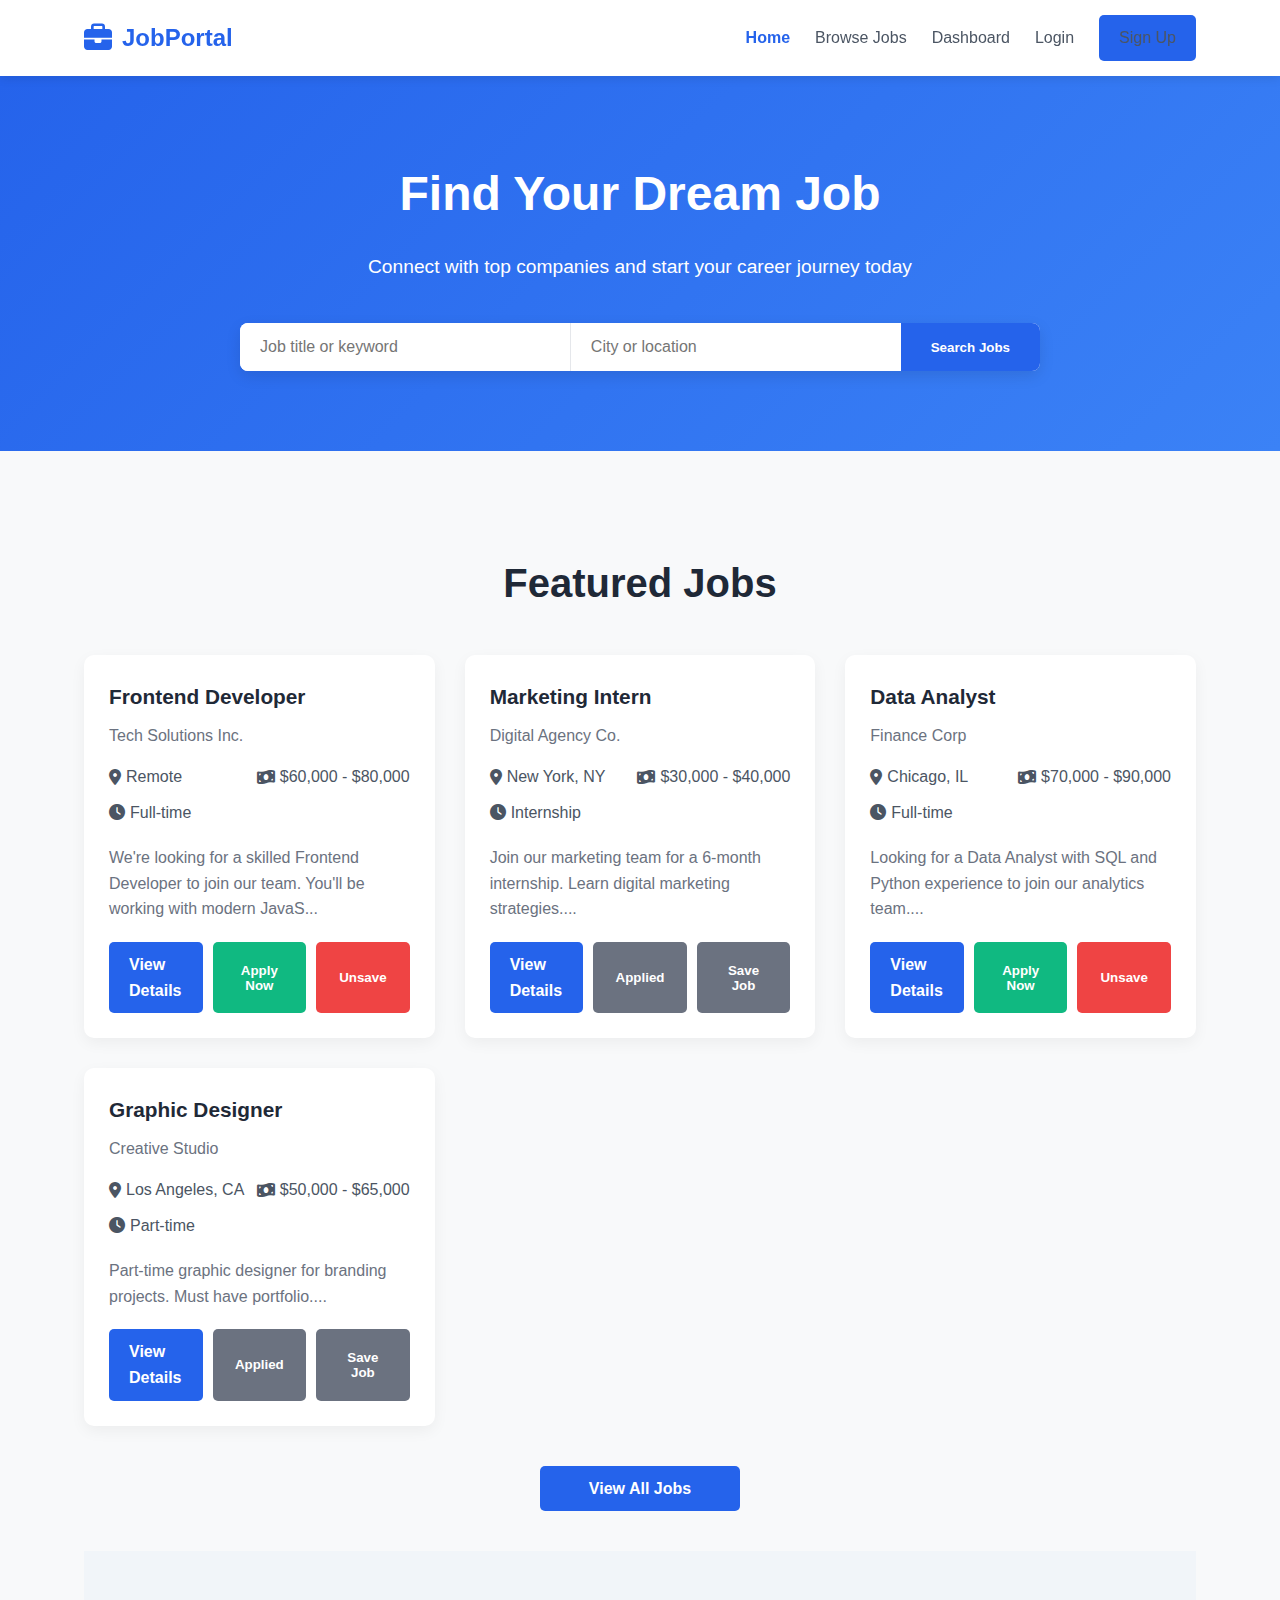
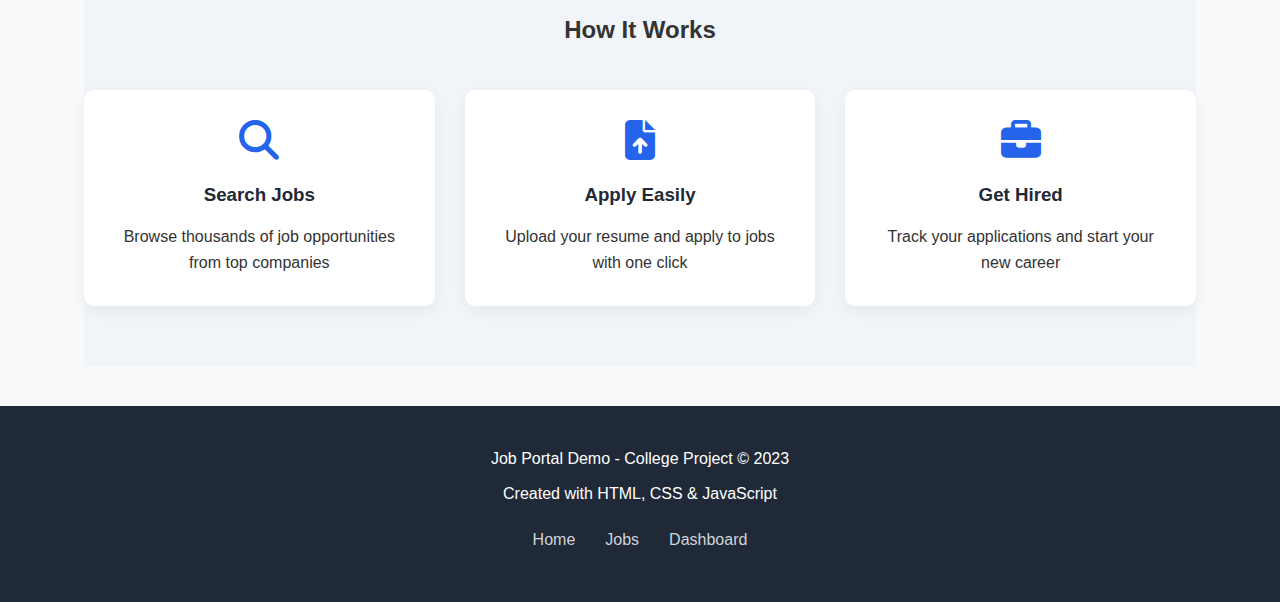
<file: index.html>
<!DOCTYPE html>
<html lang="en">
<head>
    <meta charset="UTF-8">
    <meta name="viewport" content="width=device-width, initial-scale=1.0">
    <title>JobPortal - Find Your Dream Job</title>
    <link rel="stylesheet" href="./css/style.css">
    <link rel="stylesheet" href="https://cdnjs.cloudflare.com/ajax/libs/font-awesome/6.4.0/css/all.min.css">
    <link rel="icon" href="data:image/svg+xml,<svg xmlns=%22http://www.w3.org/2000/svg%22 viewBox=%220 0 100 100%22><text y=%22.9em%22 font-size=%2290%22>💼</text></svg>">
</head>
<body>
    <!-- HEADER -->
    <header class="header">
        <div class="container">
            <a href="./index.html" class="logo">
                <i class="fas fa-briefcase"></i>
                <span>JobPortal</span>
            </a>
            <nav class="nav">
                <a href="./index.html" class="active">Home</a>
                <a href="./jobs.html">Browse Jobs</a>
                <a href="./dashboard.html">Dashboard</a>
                <a href="#" id="loginBtn">Login</a>
                <a href="#" id="registerBtn" class="btn">Sign Up</a>
            </nav>
            <div class="mobile-menu">
                <i class="fas fa-bars"></i>
            </div>
        </div>
    </header>

    <!-- HERO SECTION -->
    <section class="hero">
        <div class="container">
            <h1>Find Your Dream Job</h1>
            <p>Connect with top companies and start your career journey today</p>
            <div class="search-box">
                <input type="text" placeholder="Job title or keyword">
                <input type="text" placeholder="City or location">
                <button class="btn">Search Jobs</button>
            </div>
        </div>
    </section>

    <!-- MAIN CONTENT -->
    <main>
        <div class="container">
            <!-- FEATURED JOBS -->
            <section class="featured-jobs">
                <h2>Featured Jobs</h2>
                <div class="jobs-grid">
                    <!-- Jobs will be loaded by JavaScript -->
                </div>
                <a href="jobs.html" class="btn view-all">View All Jobs</a>
            </section>

            <!-- HOW IT WORKS -->
            <section class="how-it-works">
                <h2>How It Works</h2>
                <div class="steps">
                    <div class="step">
                        <i class="fas fa-search"></i>
                        <h3>Search Jobs</h3>
                        <p>Browse thousands of job opportunities from top companies</p>
                    </div>
                    <div class="step">
                        <i class="fas fa-file-upload"></i>
                        <h3>Apply Easily</h3>
                        <p>Upload your resume and apply to jobs with one click</p>
                    </div>
                    <div class="step">
                        <i class="fas fa-briefcase"></i>
                        <h3>Get Hired</h3>
                        <p>Track your applications and start your new career</p>
                    </div>
                </div>
            </section>
        </div>
    </main>

    <!-- FOOTER -->
    <footer class="footer">
        <div class="container">
            <p>Job Portal Demo - College Project &copy; 2023</p>
            <p>Created with HTML, CSS & JavaScript</p>
            <div class="footer-links">
                <a href="./index.html">Home</a>
                <a href="./jobs.html">Jobs</a>
                <a href="./dashboard.html">Dashboard</a>
            </div>
        </div>
    </footer>

    <script src="./js/script.js"></script>
</body>
</html>
</file>
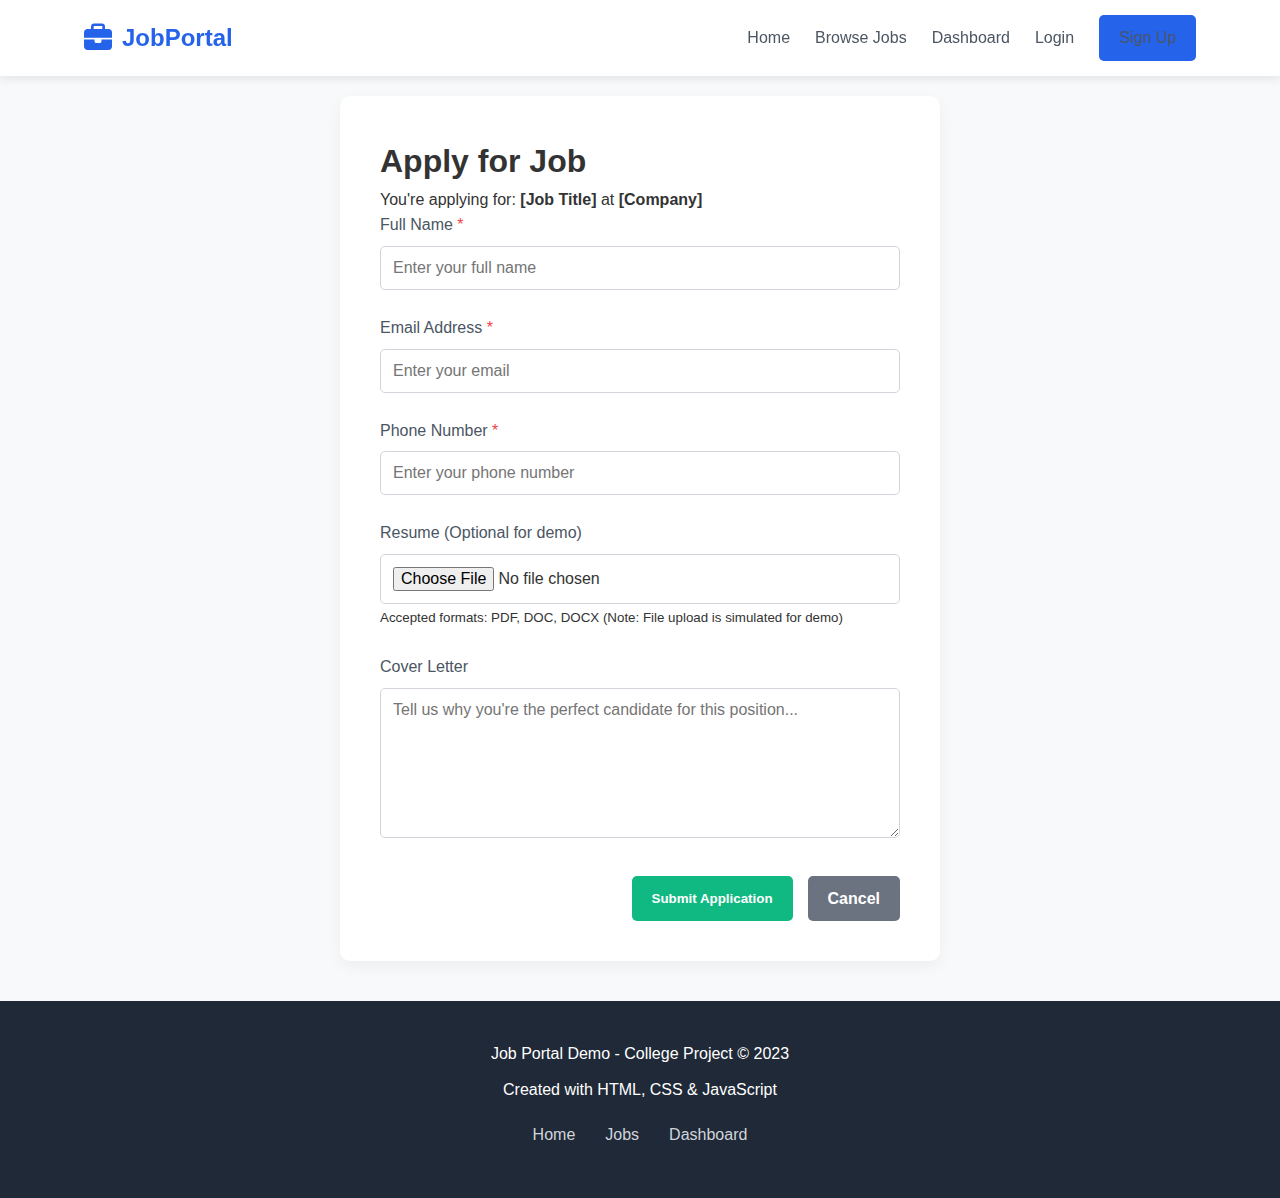
<file: apply.html>
<!DOCTYPE html>
<html lang="en">
<head>
    <meta charset="UTF-8">
    <meta name="viewport" content="width=device-width, initial-scale=1.0">
    <title>Apply for Job - JobPortal</title>
    <link rel="stylesheet" href="./css/style.css">
    <link rel="stylesheet" href="https://cdnjs.cloudflare.com/ajax/libs/font-awesome/6.4.0/css/all.min.css">
    <link rel="icon" href="data:image/svg+xml,<svg xmlns=%22http://www.w3.org/2000/svg%22 viewBox=%220 0 100 100%22><text y=%22.9em%22 font-size=%2290%22>💼</text></svg>">
</head>
<body>

    <header class="header">
        <div class="container">
            <a href="./index.html" class="logo">
                <i class="fas fa-briefcase"></i>
                <span>JobPortal</span>
            </a>
            <nav class="nav">
                <a href="./index.html">Home</a>
                <a href="./jobs.html">Browse Jobs</a>
                <a href="./dashboard.html">Dashboard</a>
                <a href="#" id="loginBtn">Login</a>
                <a href="#" id="registerBtn" class="btn">Sign Up</a>
            </nav>
            <div class="mobile-menu">
                <i class="fas fa-bars"></i>
            </div>
        </div>
    </header>


    <main>
        <div class="container">
            <div class="application-form">
                <h1>Apply for Job</h1>
                <p>You're applying for: <strong id="jobTitle">[Job Title]</strong> at <strong id="companyName">[Company]</strong></p>
                
                <form id="applyForm">
                    <div class="form-group">
                        <label for="name" class="required">Full Name</label>
                        <input type="text" id="name" required placeholder="Enter your full name">
                    </div>
                    
                    <div class="form-group">
                        <label for="email" class="required">Email Address</label>
                        <input type="email" id="email" required placeholder="Enter your email">
                    </div>
                    
                    <div class="form-group">
                        <label for="phone" class="required">Phone Number</label>
                        <input type="tel" id="phone" required placeholder="Enter your phone number">
                    </div>
                    
                    <div class="form-group">
                        <label for="resume">Resume (Optional for demo)</label>
                        <input type="file" id="resume" accept=".pdf,.doc,.docx">
                        <small>Accepted formats: PDF, DOC, DOCX (Note: File upload is simulated for demo)</small>
                    </div>
                    
                    <div class="form-group">
                        <label for="coverLetter">Cover Letter</label>
                        <textarea id="coverLetter" placeholder="Tell us why you're the perfect candidate for this position..."></textarea>
                    </div>
                    
                    <div class="form-actions">
                        <button type="submit" class="btn btn-success">Submit Application</button>
                        <a href="./jobs.html" class="btn btn-secondary">Cancel</a>
                    </div>
                </form>
            </div>
        </div>
    </main>


    <footer class="footer">
        <div class="container">
            <p>Job Portal Demo - College Project &copy; 2023</p>
            <p>Created with HTML, CSS & JavaScript</p>
            <div class="footer-links">
                <a href="./index.html">Home</a>
                <a href="./jobs.html">Jobs</a>
                <a href="./dashboard.html">Dashboard</a>
            </div>
        </div>
    </footer>

    <script src="./js/script.js"></script>
</body>
</html>
</file>
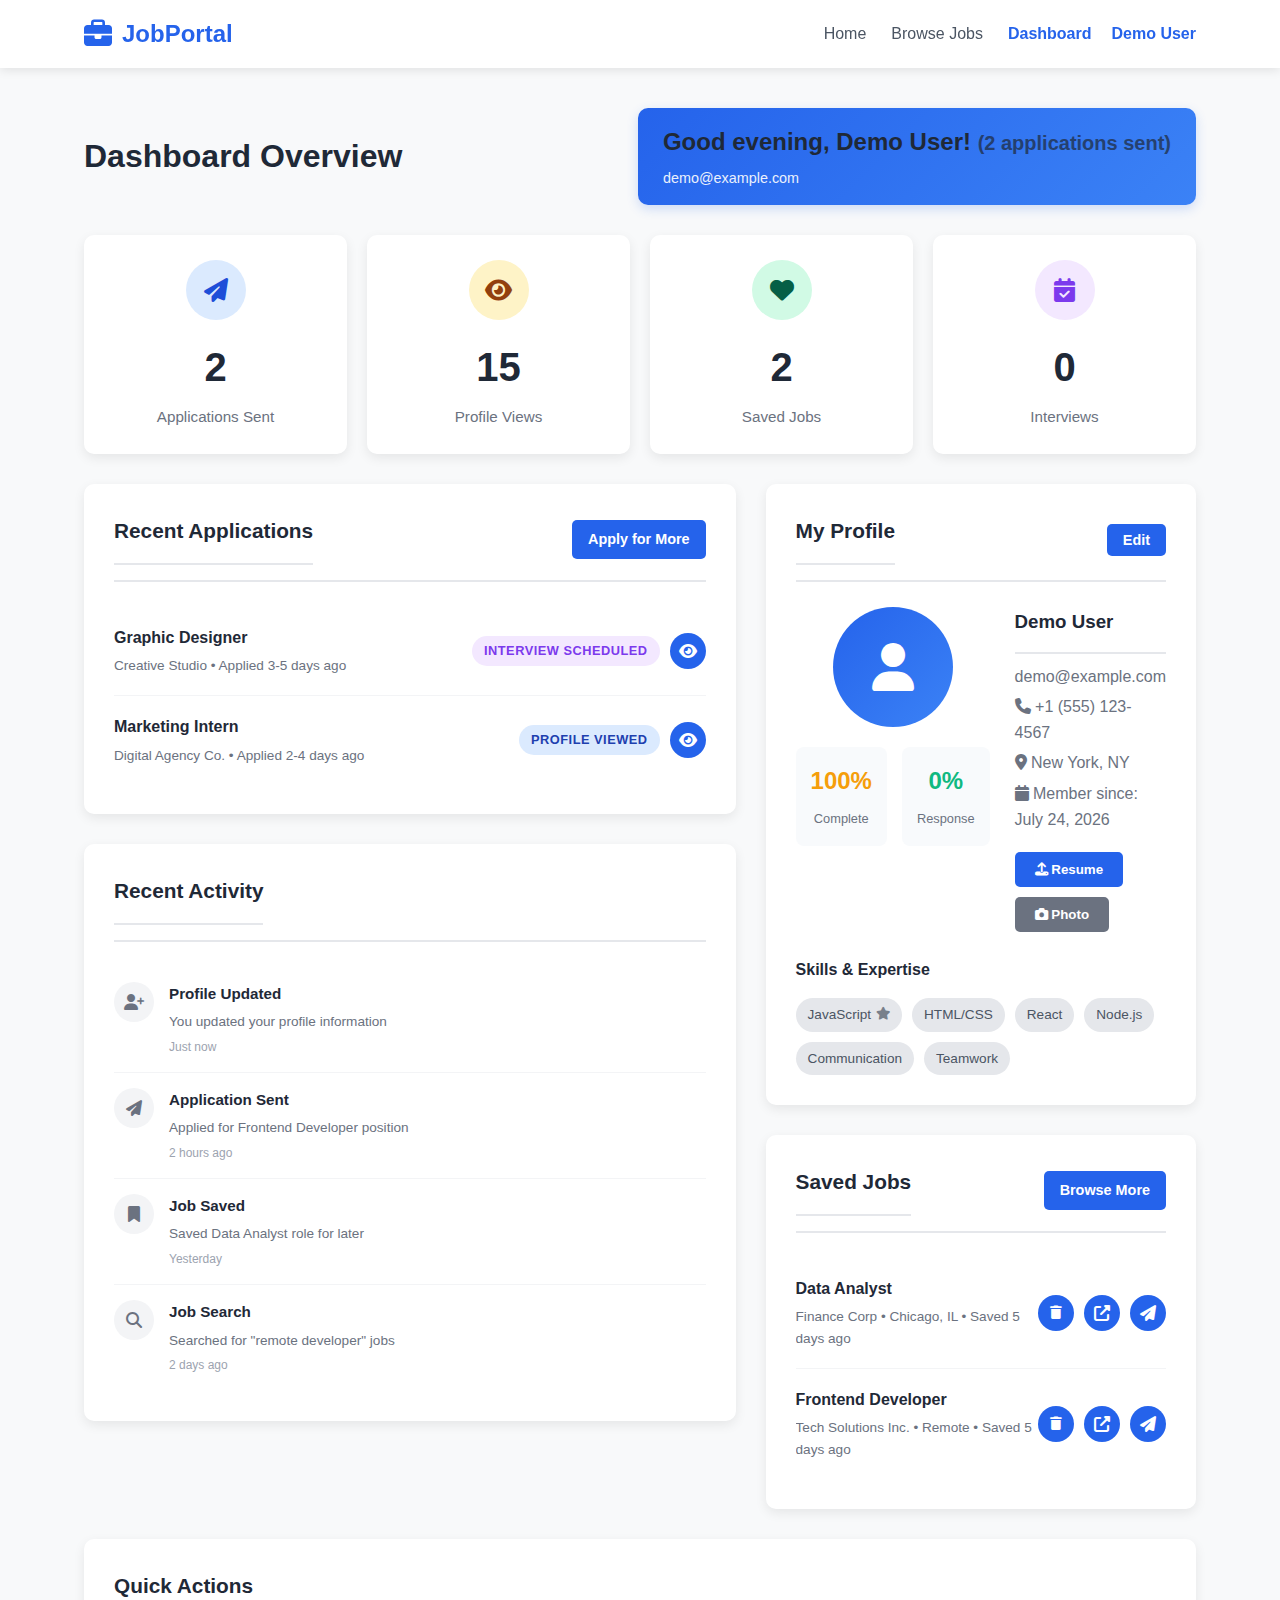
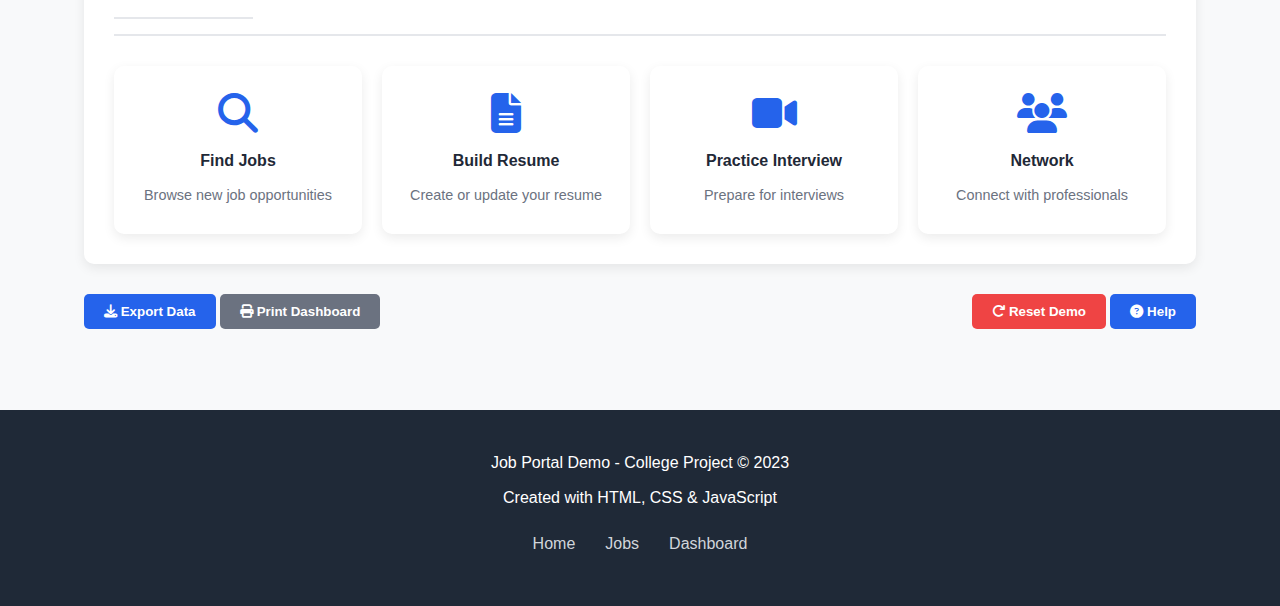
<file: dashboard.html>
<!DOCTYPE html>
<html lang="en">
<head>
    <meta charset="UTF-8">
    <meta name="viewport" content="width=device-width, initial-scale=1.0">
    <title>My Dashboard - JobPortal</title>
    <link rel="stylesheet" href="./css/style.css">
    <link rel="stylesheet" href="https://cdnjs.cloudflare.com/ajax/libs/font-awesome/6.4.0/css/all.min.css">
    <link rel="icon" href="data:image/svg+xml,<svg xmlns=%22http://www.w3.org/2000/svg%22 viewBox=%220 0 100 100%22><text y=%22.9em%22 font-size=%2290%22>💼</text></svg>">
    <style>


.dashboard {
    padding: 20px 0 41px;
}

.dashboard-header {
    display: flex;
    justify-content: space-between;
    align-items: center;
    margin-bottom: 30px;
    flex-wrap: wrap;
    gap: 20px;
}

.dashboard-header h1 {
    margin: 0;
    color: #1f2937;
}

.user-welcome {
    background: linear-gradient(135deg, #2563eb, #3b82f6);
    color: white;
    padding: 15px 25px;
    border-radius: 10px;
    box-shadow: 0 4px 12px rgba(37, 99, 235, 0.2);
}

.user-welcome h2 {
    margin: 0 0 5px 0;
    font-size: 1.5rem;
}

.user-welcome p {
    margin: 0;
    opacity: 0.9;
    font-size: 0.9rem;
}

.dashboard-stats {
    display: grid;
    grid-template-columns: repeat(auto-fit, minmax(200px, 1fr));
    gap: 20px;
    margin-bottom: 30px;
}

.stat-card {
    background: white;
    border-radius: 10px;
    padding: 25px;
    box-shadow: 0 4px 12px rgba(0, 0, 0, 0.08);
    text-align: center;
    transition: transform 0.3s, box-shadow 0.3s;
}

.stat-card:hover {
    transform: translateY(-5px);
    box-shadow: 0 8px 20px rgba(0, 0, 0, 0.12);
}

.stat-icon {
    width: 60px;
    height: 60px;
    margin: 0 auto 15px;
    border-radius: 50%;
    display: flex;
    align-items: center;
    justify-content: center;
    font-size: 24px;
}

.stat-card:nth-child(1) .stat-icon {
    background: #dbeafe;
    color: #1d4ed8;
}

.stat-card:nth-child(2) .stat-icon {
    background: #fef3c7;
    color: #92400e;
}

.stat-card:nth-child(3) .stat-icon {
    background: #d1fae5;
    color: #065f46;
}

.stat-card:nth-child(4) .stat-icon {
    background: #f3e8ff;
    color: #7c3aed;
}

.stat-number {
    display: block;
    font-size: 2.5rem;
    font-weight: 700;
    color: #1f2937;
    margin-bottom: 5px;
}

.stat-label {
    color: #6b7280;
    font-size: 0.95rem;
}

.dashboard-grid {
    display: grid;
    grid-template-columns: 2fr 1fr;
    gap: 30px;
    margin-bottom: 30px;
}

@media (max-width: 992px) {
    .dashboard-grid {
        grid-template-columns: 1fr;
    }
}

.dashboard-card {
    background: white;
    border-radius: 10px;
    padding: 30px;
    box-shadow: 0 4px 12px rgba(0, 0, 0, 0.08);
}

.dashboard-card-header {
    display: flex;
    justify-content: space-between;
    align-items: center;
    margin-bottom: 25px;
    padding-bottom: 15px;
    border-bottom: 2px solid #e5e7eb;
}

.dashboard-card-header h3 {
    margin: 0;
    color: #1f2937;
    font-size: 1.3rem;
}

.dashboard-card-header .btn {
    padding: 8px 16px;
    font-size: 0.9rem;
}

.applications-list, .saved-jobs-list {
    max-height: 400px;
    overflow-y: auto;
}

.application-item, .saved-job-item {
    display: flex;
    justify-content: space-between;
    align-items: center;
    padding: 18px 0;
    border-bottom: 1px solid #f3f4f6;
    transition: background-color 0.2s;
}

.application-item:hover, .saved-job-item:hover {
    background-color: #f9fafb;
    padding-left: 10px;
    padding-right: 10px;
    margin-left: -10px;
    margin-right: -10px;
    border-radius: 5px;
}

.application-item:last-child, .saved-job-item:last-child {
    border-bottom: none;
}

.application-info h4, .saved-job-info h4 {
    margin: 0 0 5px 0;
    color: #1f2937;
    font-size: 1rem;
}

.application-info p, .saved-job-info p {
    margin: 0;
    color: #6b7280;
    font-size: 0.85rem;
}

.status {
    padding: 5px 12px;
    border-radius: 20px;
    font-size: 0.8rem;
    font-weight: 600;
    text-transform: uppercase;
    letter-spacing: 0.5px;
}

.status-pending {
    background-color: #fef3c7;
    color: #92400e;
}

.status-viewed {
    background-color: #dbeafe;
    color: #1e40af;
}

.status-rejected {
    background-color: #fee2e2;
    color: #991b1b;
}

.status-accepted {
    background-color: #d1fae5;
    color: #065f46;
}

.status-interview {
    background-color: #f3e8ff;
    color: #7c3aed;
}

.application-actions, .saved-job-actions {
    display: flex;
    gap: 10px;
    align-items: center;
}

.btn-icon {
    width: 36px;
    height: 36px;
    padding: 0;
    display: flex;
    align-items: center;
    justify-content: center;
    border-radius: 50%;
}


.profile-section {
    display: grid;
    grid-template-columns: 1fr 2fr;
    gap: 25px;
    align-items: start;
}

.profile-avatar-large {
    width: 120px;
    height: 120px;
    background: linear-gradient(135deg, #2563eb, #3b82f6);
    border-radius: 50%;
    display: flex;
    align-items: center;
    justify-content: center;
    font-size: 3rem;
    color: white;
    margin: 0 auto;
}

.profile-details h3 {
    margin: 0 0 10px 0;
    color: #1f2937;
}

.profile-details p {
    margin: 5px 0;
    color: #6b7280;
}

.profile-actions {
    display: flex;
    gap: 10px;
    margin-top: 20px;
    flex-wrap: wrap;
}


.skills-list {
    display: flex;
    flex-wrap: wrap;
    gap: 10px;
    margin-top: 15px;
}

.skill-tag {
    background: #e5e7eb;
    color: #4b5563;
    padding: 6px 12px;
    border-radius: 20px;
    font-size: 0.85rem;
    display: inline-flex;
    align-items: center;
    gap: 5px;
}

.skill-tag i {
    font-size: 0.8rem;
    opacity: 0.7;
}


.quick-stats {
    display: grid;
    grid-template-columns: repeat(2, 1fr);
    gap: 15px;
    margin-top: 20px;
}

.quick-stat {
    text-align: center;
    padding: 15px;
    background: #f8fafc;
    border-radius: 8px;
}

.quick-stat-value {
    display: block;
    font-size: 1.5rem;
    font-weight: 700;
    color: #2563eb;
    margin-bottom: 5px;
}

.quick-stat-label {
    font-size: 0.8rem;
    color: #6b7280;
}


.activity-timeline {
    margin-top: 20px;
}

.activity-item {
    display: flex;
    gap: 15px;
    padding: 15px 0;
    border-bottom: 1px solid #f3f4f6;
}

.activity-item:last-child {
    border-bottom: none;
}

.activity-icon {
    width: 40px;
    height: 40px;
    border-radius: 50%;
    display: flex;
    align-items: center;
    justify-content: center;
    background: #f3f4f6;
    color: #6b7280;
    flex-shrink: 0;
}

.activity-content h5 {
    margin: 0 0 5px 0;
    color: #1f2937;
    font-size: 0.95rem;
}

.activity-content p {
    margin: 0;
    color: #6b7280;
    font-size: 0.85rem;
}

.activity-time {
    font-size: 0.75rem;
    color: #9ca3af;
    margin-top: 5px;
}


.action-cards {
    display: grid;
    grid-template-columns: repeat(auto-fit, minmax(200px, 1fr));
    gap: 20px;
    margin-top: 30px;
}

.action-card {
    background: white;
    border-radius: 10px;
    padding: 25px;
    text-align: center;
    box-shadow: 0 4px 12px rgba(0, 0, 0, 0.08);
    transition: all 0.3s;
    cursor: pointer;
    border: 2px solid transparent;
}

.action-card:hover {
    transform: translateY(-5px);
    box-shadow: 0 8px 20px rgba(0, 0, 0, 0.12);
    border-color: #2563eb;
}

.action-card i {
    font-size: 2.5rem;
    color: #2563eb;
    margin-bottom: 15px;
}

.action-card h4 {
    margin: 0 0 10px 0;
    color: #1f2937;
}

.action-card p {
    margin: 0;
    color: #6b7280;
    font-size: 0.9rem;
}


.empty-state {
    text-align: center;
    padding: 40px 20px;
    color: #6b7280;
}

.empty-state i {
    font-size: 3rem;
    color: #d1d5db;
    margin-bottom: 15px;
}

.empty-state p {
    margin-bottom: 20px;
}


@media (max-width: 768px) {
    .profile-section {
        grid-template-columns: 1fr;
    }
    
    .quick-stats {
        grid-template-columns: 1fr;
    }
    
    .application-item, .saved-job-item {
        flex-direction: column;
        align-items: flex-start;
        gap: 10px;
    }
    
    .application-actions, .saved-job-actions {
        align-self: flex-end;
    }
    
    .action-cards {
        grid-template-columns: 1fr;
    }
}
    </style>
</head>
<body>

    <header class="header">
        <div class="container">
            <a href="index.html" class="logo">
                <i class="fas fa-briefcase"></i>
                <span>JobPortal</span>
            </a>
            <nav class="nav">
                <a href="index.html">Home</a>
                <a href="jobs.html">Browse Jobs</a>
                <a href="dashboard.html" class="active">Dashboard</a>
                <span style="color: #2563eb; font-weight: 600; margin-left: 20px;" id="headerUserName">User</span>
            </nav>
            <div class="mobile-menu">
                <i class="fas fa-bars"></i>
            </div>
        </div>
    </header>


    <main>
        <div class="container">
            <div class="dashboard">
                    <div class="dashboard-header">
                    <h1>Dashboard Overview</h1>
                    <div class="user-welcome">
                        <h2 id="welcomeMessage">Welcome back!</h2>
                        <p id="userEmailDisplay">Loading...</p>
                    </div>
                </div>


                <div class="dashboard-stats">
                    <div class="stat-card">
                        <div class="stat-icon">
                            <i class="fas fa-paper-plane"></i>
                        </div>
                        <span class="stat-number" id="appliedCount">0</span>
                        <span class="stat-label">Applications Sent</span>
                    </div>
                    
                    <div class="stat-card">
                        <div class="stat-icon">
                            <i class="fas fa-eye"></i>
                        </div>
                        <span class="stat-number" id="viewedCount">0</span>
                        <span class="stat-label">Profile Views</span>
                    </div>
                    
                    <div class="stat-card">
                        <div class="stat-icon">
                            <i class="fas fa-heart"></i>
                        </div>
                        <span class="stat-number" id="savedCount">0</span>
                        <span class="stat-label">Saved Jobs</span>
                    </div>
                    
                    <div class="stat-card">
                        <div class="stat-icon">
                            <i class="fas fa-calendar-check"></i>
                        </div>
                        <span class="stat-number" id="interviewsCount">0</span>
                        <span class="stat-label">Interviews</span>
                    </div>
                </div>


                <div class="dashboard-grid">

                    <div>

                        <div class="dashboard-card">
                            <div class="dashboard-card-header">
                                <h3>Recent Applications</h3>
                                <a href="jobs.html" class="btn">Apply for More</a>
                            </div>
                            <div class="applications-list" id="applicationsList">

                                <div class="empty-state">
                                    <i class="fas fa-file-alt"></i>
                                    <p>No applications yet</p>
                                    <a href="jobs.html" class="btn">Browse Jobs</a>
                                </div>
                            </div>
                        </div>


                        <div class="dashboard-card" style="margin-top: 30px;">
                            <div class="dashboard-card-header">
                                <h3>Recent Activity</h3>
                            </div>
                            <div class="activity-timeline" id="activityTimeline">
                                <div class="activity-item">
                                    <div class="activity-icon">
                                        <i class="fas fa-user-plus"></i>
                                    </div>
                                    <div class="activity-content">
                                        <h5>Profile Updated</h5>
                                        <p>You updated your profile information</p>
                                        <div class="activity-time">Just now</div>
                                    </div>
                                </div>
                                <div class="activity-item">
                                    <div class="activity-icon">
                                        <i class="fas fa-search"></i>
                                    </div>
                                    <div class="activity-content">
                                        <h5>Job Search</h5>
                                        <p>You searched for "Frontend Developer" jobs</p>
                                        <div class="activity-time">2 hours ago</div>
                                    </div>
                                </div>
                            </div>
                        </div>
                    </div>


                    <div>

                        <div class="dashboard-card">
                            <div class="dashboard-card-header">
                                <h3>My Profile</h3>
                                <button class="btn" id="editProfileBtn">Edit</button>
                            </div>
                            <div class="profile-section">
                                <div>
                                    <div class="profile-avatar-large">
                                        <i class="fas fa-user"></i>
                                    </div>
                                    <div class="quick-stats">
                                        <div class="quick-stat">
                                            <span class="quick-stat-value" id="profileCompletion">75%</span>
                                            <span class="quick-stat-label">Complete</span>
                                        </div>
                                        <div class="quick-stat">
                                            <span class="quick-stat-value" id="responseRate">40%</span>
                                            <span class="quick-stat-label">Response</span>
                                        </div>
                                    </div>
                                </div>
                                <div class="profile-details">
                                    <h3 id="profileName">Loading...</h3>
                                    <p id="profileEmail">Loading...</p>
                                    <p><i class="fas fa-phone"></i> <span id="profilePhone">+1 (555) 123-4567</span></p>
                                    <p><i class="fas fa-map-marker-alt"></i> <span id="profileLocation">New York, NY</span></p>
                                    <p><i class="fas fa-calendar"></i> Member since: <span id="memberSince">Today</span></p>
                                    
                                    <div class="profile-actions">
                                        <button class="btn" id="uploadResumeBtn">
                                            <i class="fas fa-upload"></i> Resume
                                        </button>
                                        <button class="btn btn-secondary" id="updatePhotoBtn">
                                            <i class="fas fa-camera"></i> Photo
                                        </button>
                                    </div>
                                </div>
                            </div>


                            <div style="margin-top: 25px;">
                                <h4 style="margin-bottom: 15px; color: #1f2937;">Skills & Expertise</h4>
                                <div class="skills-list" id="skillsList">
                                    <span class="skill-tag">JavaScript <i class="fas fa-star"></i></span>
                                    <span class="skill-tag">HTML/CSS</span>
                                    <span class="skill-tag">React</span>
                                    <span class="skill-tag">Node.js</span>
                                    <span class="skill-tag">Communication</span>
                                    <span class="skill-tag">Teamwork</span>
                                </div>
                            </div>
                        </div>


                        <div class="dashboard-card" style="margin-top: 30px;">
                            <div class="dashboard-card-header">
                                <h3>Saved Jobs</h3>
                                <a href="jobs.html" class="btn">Browse More</a>
                            </div>
                            <div class="saved-jobs-list" id="savedJobsList">

                                <div class="empty-state">
                                    <i class="fas fa-bookmark"></i>
                                    <p>No saved jobs yet</p>
                                    <a href="jobs.html" class="btn">Save Jobs</a>
                                </div>
                            </div>
                        </div>
                    </div>
                </div>


                <div class="dashboard-card">
                    <div class="dashboard-card-header">
                        <h3>Quick Actions</h3>
                    </div>
                    <div class="action-cards">
                        <div class="action-card" onclick="window.location.href='jobs.html'">
                            <i class="fas fa-search"></i>
                            <h4>Find Jobs</h4>
                            <p>Browse new job opportunities</p>
                        </div>
                        
                        <div class="action-card" id="buildResumeBtn">
                            <i class="fas fa-file-alt"></i>
                            <h4>Build Resume</h4>
                            <p>Create or update your resume</p>
                        </div>
                        
                        <div class="action-card" id="practiceInterviewBtn">
                            <i class="fas fa-video"></i>
                            <h4>Practice Interview</h4>
                            <p>Prepare for interviews</p>
                        </div>
                        
                        <div class="action-card" id="networkBtn">
                            <i class="fas fa-users"></i>
                            <h4>Network</h4>
                            <p>Connect with professionals</p>
                        </div>
                    </div>
                </div>

                <!-- Dashboard Controls -->
                <div style="display: flex; justify-content: space-between; margin-top: 30px; flex-wrap: wrap; gap: 15px;">
                    <div>
                        <button class="btn" id="exportDataBtn">
                            <i class="fas fa-download"></i> Export Data
                        </button>
                        <button class="btn btn-secondary" id="printDashboardBtn">
                            <i class="fas fa-print"></i> Print Dashboard
                        </button>
                    </div>
                    <div>
                        <button class="btn btn-danger" id="resetDemoBtn">
                            <i class="fas fa-redo"></i> Reset Demo
                        </button>
                        <button class="btn" id="helpBtn">
                            <i class="fas fa-question-circle"></i> Help
                        </button>
                    </div>
                </div>
            </div>
        </div>
    </main>

    <!-- FOOTER -->
    <footer class="footer">
        <div class="container">
            <p>Job Portal Demo - College Project &copy; 2023</p>
            <p>Created with HTML, CSS & JavaScript</p>
            <div class="footer-links">
                <a href="index.html">Home</a>
                <a href="jobs.html">Jobs</a>
                <a href="dashboard.html">Dashboard</a>
            </div>
        </div>
    </footer>

    <script src="./js/script.js"></script>
    <script>

        document.addEventListener('DOMContentLoaded', function() {
            console.log("Dashboard loaded");
            

            const userName = localStorage.getItem('userName') || 'User';
            document.getElementById('headerUserName').textContent = userName;
            

            document.getElementById('editProfileBtn').addEventListener('click', function() {
                const newName = prompt('Enter your name:', localStorage.getItem('userName') || '');
                const newEmail = prompt('Enter your email:', localStorage.getItem('userEmail') || '');
                const newPhone = prompt('Enter your phone:', document.getElementById('profilePhone').textContent);
                const newLocation = prompt('Enter your location:', document.getElementById('profileLocation').textContent);
                
                if (newName) {
                    localStorage.setItem('userName', newName);
                    document.getElementById('profileName').textContent = newName;
                    document.getElementById('headerUserName').textContent = newName;
                }
                
                if (newEmail) {
                    localStorage.setItem('userEmail', newEmail);
                    document.getElementById('profileEmail').textContent = newEmail;
                }
                
                if (newPhone) {
                    document.getElementById('profilePhone').textContent = newPhone;
                }
                
                if (newLocation) {
                    document.getElementById('profileLocation').textContent = newLocation;
                }
                
                alert('Profile updated successfully!');
            });
            
            document.getElementById('uploadResumeBtn').addEventListener('click', function() {
                alert('In a real application, this would open a file upload dialog to upload your resume.');
            });
            
            document.getElementById('updatePhotoBtn').addEventListener('click', function() {
                alert('Profile photo update feature would be implemented here.');
            });
            
   
            document.getElementById('buildResumeBtn').addEventListener('click', function() {
                alert('Resume builder feature would open here. You could create and format your resume.');
            });
            
            document.getElementById('practiceInterviewBtn').addEventListener('click', function() {
                alert('Interview practice feature would open with mock interview questions and recording capability.');
            });
            
            document.getElementById('networkBtn').addEventListener('click', function() {
                alert('Networking feature would connect you with other professionals and recruiters.');
            });
            
          
            document.getElementById('exportDataBtn').addEventListener('click', function() {
                const appliedJobs = JSON.parse(localStorage.getItem('appliedJobs')) || [];
                const savedJobs = JSON.parse(localStorage.getItem('savedJobs')) || [];
                
                const exportData = {
                    user: localStorage.getItem('userName'),
                    email: localStorage.getItem('userEmail'),
                    appliedJobs: appliedJobs,
                    savedJobs: savedJobs,
                    exportDate: new Date().toISOString()
                };
                
                const dataStr = JSON.stringify(exportData, null, 2);
                const dataUri = 'data:application/json;charset=utf-8,'+ encodeURIComponent(dataStr);
                
                const exportFileDefaultName = 'jobportal-data.json';
                
                const linkElement = document.createElement('a');
                linkElement.setAttribute('href', dataUri);
                linkElement.setAttribute('download', exportFileDefaultName);
                linkElement.click();
                
                alert('Your data has been exported as JSON file.');
            });
            
            document.getElementById('printDashboardBtn').addEventListener('click', function() {
                window.print();
            });
            
            document.getElementById('resetDemoBtn').addEventListener('click', function() {
                if (confirm('Reset all demo data? This will clear your applications, saved jobs, and profile information.')) {
                    localStorage.clear();
                    alert('Demo data has been reset. Page will reload.');
                    location.reload();
                }
            });
            
            document.getElementById('helpBtn').addEventListener('click', function() {
                alert('Dashboard Help:\n\n• Click on job cards to view details\n• Use the Edit Profile button to update your information\n• Save jobs you\'re interested in\n• Track your application status\n• Use Quick Actions for common tasks');
            });
            
    
            const skillsList = document.getElementById('skillsList');
            if (skillsList.children.length === 0) {
                const skills = ['JavaScript', 'HTML5', 'CSS3', 'React', 'Git', 'Communication', 'Problem Solving'];
                skillsList.innerHTML = skills.map(skill => 
                    `<span class="skill-tag">${skill} <i class="fas fa-star"></i></span>`
                ).join('');
            }
            
        
            if (!localStorage.getItem('memberSince')) {
                const today = new Date().toLocaleDateString('en-US', {
                    month: 'long',
                    day: 'numeric',
                    year: 'numeric'
                });
                localStorage.setItem('memberSince', today);
            }
            document.getElementById('memberSince').textContent = localStorage.getItem('memberSince');
            
        
            function calculateProfileCompletion() {
                let completion = 75; 
                const userName = localStorage.getItem('userName');
                const userEmail = localStorage.getItem('userEmail');
                
                if (userName && userEmail) completion += 15;
                
      
                const appliedJobs = JSON.parse(localStorage.getItem('appliedJobs')) || [];
                if (appliedJobs.length > 0) completion += 10;
                
                return Math.min(completion, 100);
            }
            
            document.getElementById('profileCompletion').textContent = `${calculateProfileCompletion()}%`;
            
   
            function calculateResponseRate() {
                const appliedJobs = JSON.parse(localStorage.getItem('appliedJobs')) || [];
                if (appliedJobs.length === 0) return "0%";
                

                const responses = Math.min(Math.floor(appliedJobs.length * 0.4), appliedJobs.length);
                const rate = Math.floor((responses / appliedJobs.length) * 100);
                return `${rate}%`;
            }
            
            document.getElementById('responseRate').textContent = calculateResponseRate();
            
        
            function setWelcomeMessage() {
                const hour = new Date().getHours();
                let greeting;
                
                if (hour < 12) greeting = "Good morning";
                else if (hour < 18) greeting = "Good afternoon";
                else greeting = "Good evening";
                
                document.getElementById('welcomeMessage').textContent = `${greeting}, ${userName}!`;
                document.getElementById('userEmailDisplay').textContent = localStorage.getItem('userEmail') || 'Update your email in profile';
            }
            
            setWelcomeMessage();
            

            function updateDashboardStats() {
                const appliedJobs = JSON.parse(localStorage.getItem('appliedJobs')) || [];
                const savedJobs = JSON.parse(localStorage.getItem('savedJobs')) || [];
                

                const viewedCount = Math.floor(Math.random() * 50) + 10;
                document.getElementById('viewedCount').textContent = viewedCount;
                
   
                const interviews = Math.min(Math.floor(appliedJobs.length * 0.3), 5);
                document.getElementById('interviewsCount').textContent = interviews;
                
              
                const welcomeEl = document.getElementById('welcomeMessage');
                if (appliedJobs.length > 0) {
                    welcomeEl.innerHTML = `${welcomeEl.textContent} <small style="opacity:0.7;">(${appliedJobs.length} applications sent)</small>`;
                }
            }
            
            updateDashboardStats();
            
      
            setInterval(() => {
                const activityTimes = document.querySelectorAll('.activity-time');
                activityTimes.forEach(el => {
                    if (el.textContent === 'Just now') {
                        el.textContent = 'A few minutes ago';
                    }
                });
            }, 60000); 
        });
    </script>
</body>
</html>
</file>
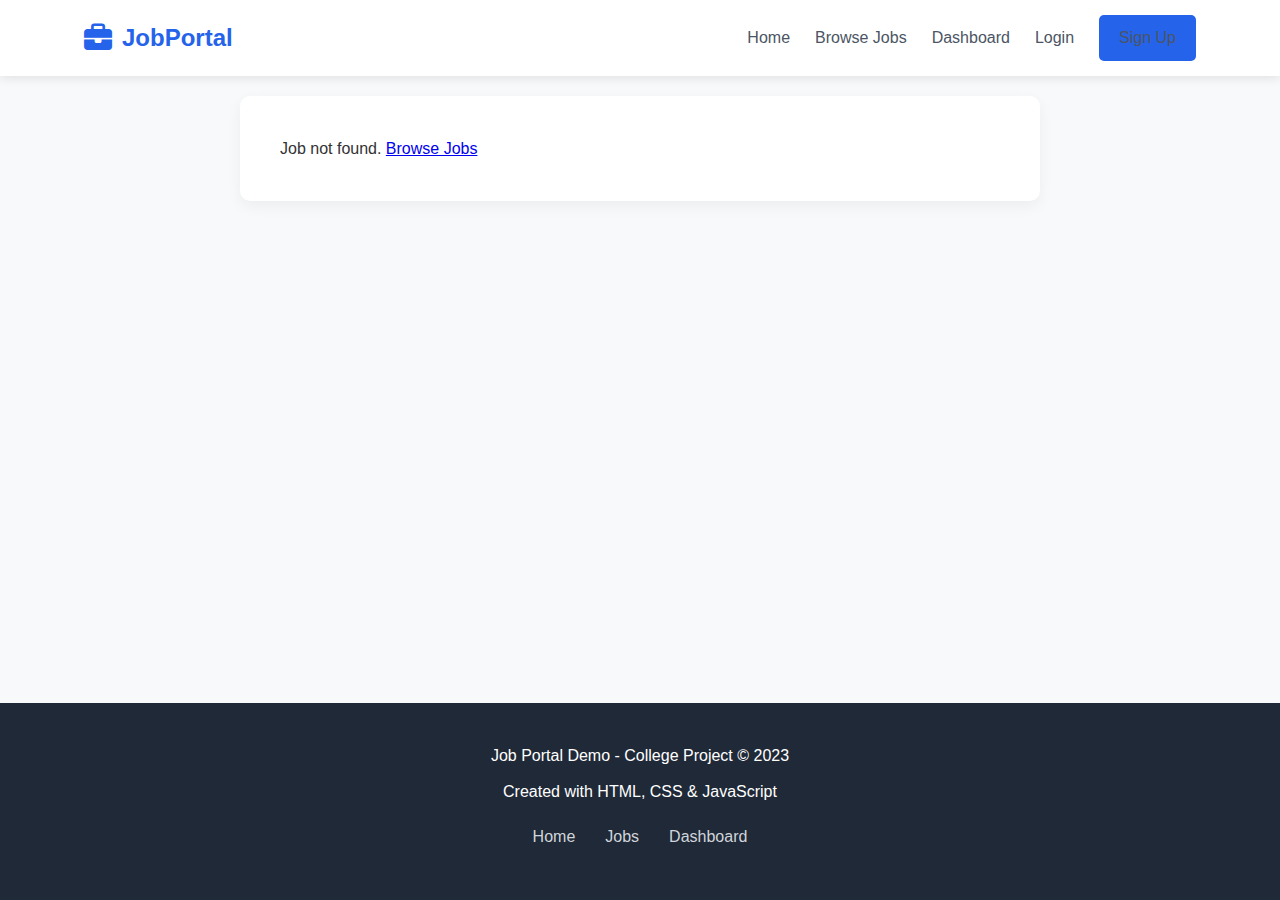
<file: job-details.html>
<!DOCTYPE html>
<html lang="en">
<head>
    <meta charset="UTF-8">
    <meta name="viewport" content="width=device-width, initial-scale=1.0">
    <title>Job Details - JobPortal</title>
    <link rel="stylesheet" href="./css/style.css">
    <link rel="stylesheet" href="https://cdnjs.cloudflare.com/ajax/libs/font-awesome/6.4.0/css/all.min.css">
    <link rel="icon" href="data:image/svg+xml,<svg xmlns=%22http://www.w3.org/2000/svg%22 viewBox=%220 0 100 100%22><text y=%22.9em%22 font-size=%2290%22>💼</text></svg>">
</head>
<body>
    <!-- HEADER -->
    <header class="header">
        <div class="container">
            <a href="./index.html" class="logo">
                <i class="fas fa-briefcase"></i>
                <span>JobPortal</span>
            </a>
            <nav class="nav">
                <a href="./index.html">Home</a>
                <a href="./jobs.html">Browse Jobs</a>
                <a href="./dashboard.html">Dashboard</a>
                <a href="#" id="loginBtn">Login</a>
                <a href="#" id="registerBtn" class="btn">Sign Up</a>
            </nav>
            <div class="mobile-menu">
                <i class="fas fa-bars"></i>
            </div>
        </div>
    </header>

    <!-- MAIN CONTENT -->
    <main>
        <div class="container">
            <div class="job-detail-container">
                <!-- Job header will be loaded by JavaScript -->
                <div class="job-header">
                    <h1 id="jobTitle">Loading job details...</h1>
                </div>

                <!-- Job description -->
                <section class="job-section">
                    <h2>Job Description</h2>
                    <div class="job-description-content">
                        <p>Loading...</p>
                    </div>
                </section>

                <!-- Requirements -->
                <section class="job-section">
                    <h2>Requirements</h2>
                    <div class="job-requirements-content">
                        <ul>
                            <li>Loading...</li>
                        </ul>
                    </div>
                </section>

                <!-- Benefits -->
                <section class="job-section">
                    <h2>Benefits</h2>
                    <div class="job-benefits-content">
                        <ul>
                            <li>Loading...</li>
                        </ul>
                    </div>
                </section>

                <!-- Actions -->
                <div class="actions">
                    <button class="btn btn-success apply-btn-detail">Apply Now</button>
                    <button class="btn btn-secondary save-btn-detail">Save Job</button>
                    <a href="./jobs.html" class="btn">Back to Jobs</a>
                </div>
            </div>
        </div>
    </main>

    <!-- FOOTER -->
    <footer class="footer">
        <div class="container">
            <p>Job Portal Demo - College Project &copy; 2023</p>
            <p>Created with HTML, CSS & JavaScript</p>
            <div class="footer-links">
                <a href="./index.html">Home</a>
                <a href="./jobs.html">Jobs</a>
                <a href="./dashboard.html">Dashboard</a>
            </div>
        </div>
    </footer>

    <script src="./js/script.js"></script>
</body>
</html>
</file>
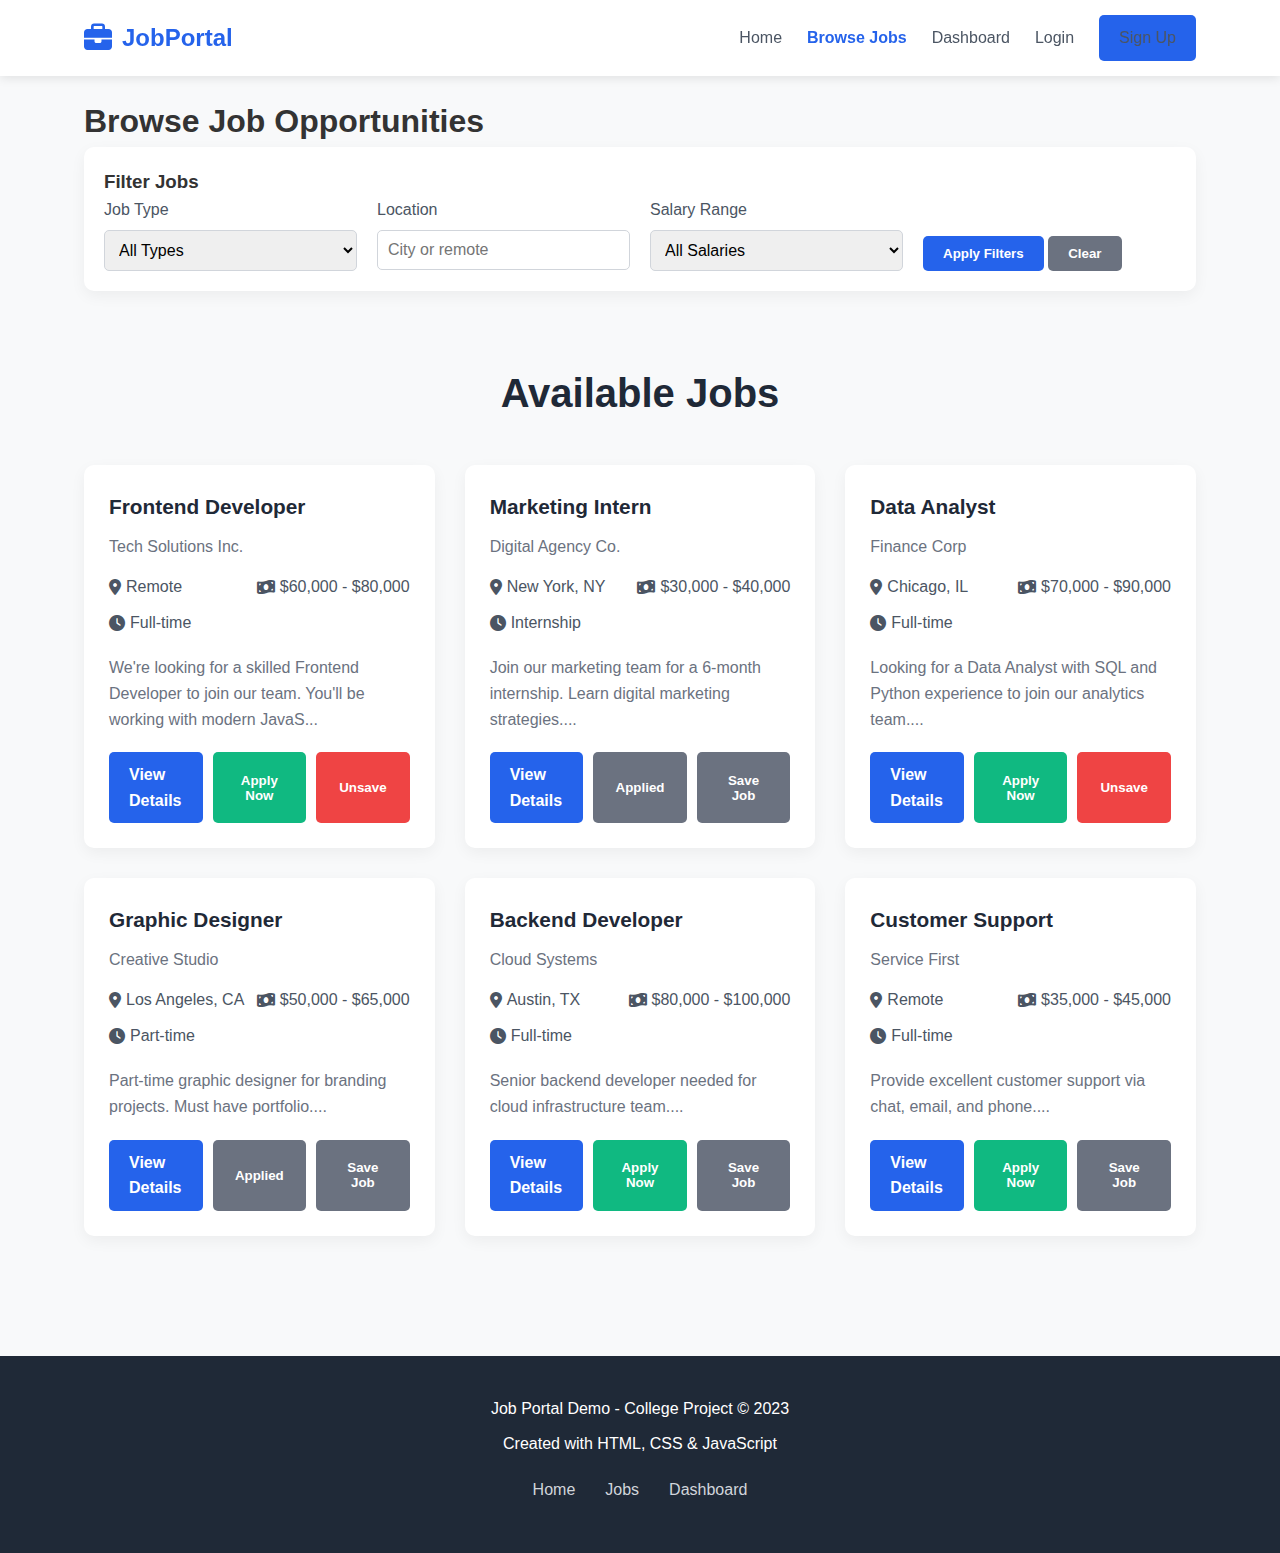
<file: jobs.html>
<!DOCTYPE html>
<html lang="en">
<head>
    <meta charset="UTF-8">
    <meta name="viewport" content="width=device-width, initial-scale=1.0">
    <title>Browse Jobs - JobPortal</title>
    <link rel="stylesheet" href="./css/style.css">
    <link rel="stylesheet" href="https://cdnjs.cloudflare.com/ajax/libs/font-awesome/6.4.0/css/all.min.css">
    <link rel="icon" href="data:image/svg+xml,<svg xmlns=%22http://www.w3.org/2000/svg%22 viewBox=%220 0 100 100%22><text y=%22.9em%22 font-size=%2290%22>💼</text></svg>">
</head>
<body>
    <!-- HEADER -->
    <header class="header">
        <div class="container">
            <a href="./index.html" class="logo">
                <i class="fas fa-briefcase"></i>
                <span>JobPortal</span>
            </a>
            <nav class="nav">
                <a href="./index.html">Home</a>
                <a href="./jobs.html" class="active">Browse Jobs</a>
                <a href="./dashboard.html">Dashboard</a>
                <a href="#" id="loginBtn">Login</a>
                <a href="#" id="registerBtn" class="btn">Sign Up</a>
            </nav>
            <div class="mobile-menu">
                <i class="fas fa-bars"></i>
            </div>
        </div>
    </header>

    <!-- MAIN CONTENT -->
    <main>
        <div class="container">
            <h1>Browse Job Opportunities</h1>
            
            <!-- FILTERS -->
            <section class="job-filters">
                <h3>Filter Jobs</h3>
                <div class="filter-row">
                    <div class="filter-group">
                        <label for="jobTypeFilter">Job Type</label>
                        <select id="jobTypeFilter">
                            <option value="all">All Types</option>
                            <option value="Full-time">Full-time</option>
                            <option value="Part-time">Part-time</option>
                            <option value="Internship">Internship</option>
                            <option value="Remote">Remote</option>
                        </select>
                    </div>
                    <div class="filter-group">
                        <label for="locationFilter">Location</label>
                        <input type="text" id="locationFilter" placeholder="City or remote">
                    </div>
                    <div class="filter-group">
                        <label for="salaryFilter">Salary Range</label>
                        <select id="salaryFilter">
                            <option value="all">All Salaries</option>
                            <option value="low">Under $50,000</option>
                            <option value="medium">$50,000 - $80,000</option>
                            <option value="high">Over $80,000</option>
                        </select>
                    </div>
                    <div class="filter-group" style="align-self: flex-end;">
                        <button id="filterBtn" class="btn">Apply Filters</button>
                        <button id="clearBtn" class="btn btn-secondary">Clear</button>
                    </div>
                </div>
            </section>

            <!-- JOB LISTINGS -->
            <section class="job-listings">
                <h2>Available Jobs</h2>
                <div class="jobs-grid">
                    <!-- Jobs will be loaded by JavaScript -->
                </div>
            </section>
        </div>
    </main>

    <!-- FOOTER -->
    <footer class="footer">
        <div class="container">
            <p>Job Portal Demo - College Project &copy; 2023</p>
            <p>Created with HTML, CSS & JavaScript</p>
            <div class="footer-links">
                <a href="./index.html">Home</a>
                <a href="./jobs.html">Jobs</a>
                <a href="./dashboard.html">Dashboard</a>
            </div>
        </div>
    </footer>

    <script src="./js/script.js"></script>
</body>
</html>
</file>
<file: css/style.css>
* {
    margin: 0;
    padding: 0;
    box-sizing: border-box;
    font-family: 'Segoe UI', Tahoma, Geneva, Verdana, sans-serif;
}

body {
    line-height: 1.6;
    color: #333;
    background-color: #f8f9fa;
    min-height: 100vh;
    display: flex;
    flex-direction: column;
}

.container {
    width: 90%;
    max-width: 1200px;
    margin: 0 auto;
    padding: 0 20px;
}

.btn {
    display: inline-block;
    background-color: #2563eb;
    color: white;
    padding: 10px 20px;
    border-radius: 5px;
    text-decoration: none;
    border: none;
    cursor: pointer;
    font-weight: 600;
    transition: background-color 0.3s, transform 0.2s;
}

.btn:hover {
    background-color: #1d4ed8;
    transform: translateY(-2px);
}

.btn-success {
    background-color: #10b981;
}

.btn-success:hover {
    background-color: #0da271;
}

.btn-danger {
    background-color: #ef4444;
}

.btn-danger:hover {
    background-color: #dc2626;
}

.btn-secondary {
    background-color: #6b7280;
}

.btn-secondary:hover {
    background-color: #4b5563;
}

.header {
    background-color: white;
    box-shadow: 0 2px 10px rgba(0,0,0,0.1);
    padding: 15px 0;
    position: sticky;
    top: 0;
    z-index: 100;
}

.header .container {
    display: flex;
    justify-content: space-between;
    align-items: center;
}

.logo {
    display: flex;
    align-items: center;
    font-size: 24px;
    font-weight: 700;
    color: #2563eb;
    text-decoration: none;
}

.logo i {
    margin-right: 10px;
    font-size: 28px;
}

.nav {
    display: flex;
    align-items: center;
}

.nav a {
    margin-left: 25px;
    text-decoration: none;
    color: #4b5563;
    font-weight: 500;
    transition: color 0.3s;
}

.nav a:hover {
    color: #2563eb;
}

.nav a.active {
    color: #2563eb;
    font-weight: 600;
}

.mobile-menu {
    display: none;
    font-size: 24px;
    cursor: pointer;
}

.hero {
    background: linear-gradient(135deg, #2563eb, #3b82f6);
    color: white;
    padding: 80px 0;
    text-align: center;
    margin-bottom: 40px;
}

.hero h1 {
    font-size: 3rem;
    margin-bottom: 20px;
}

.hero p {
    font-size: 1.2rem;
    margin-bottom: 40px;
    max-width: 700px;
    margin-left: auto;
    margin-right: auto;
}

.search-box {
    display: flex;
    max-width: 800px;
    margin: 0 auto;
    background: white;
    border-radius: 8px;
    overflow: hidden;
    box-shadow: 0 5px 15px rgba(0,0,0,0.1);
}

.search-box input {
    flex: 1;
    padding: 15px 20px;
    border: none;
    outline: none;
    font-size: 16px;
}

.search-box input:first-child {
    border-right: 1px solid #e5e7eb;
}

.search-box .btn {
    border-radius: 0;
    padding: 15px 30px;
}

main {
    flex: 1;
    padding: 20px 0 40px;
}

.featured-jobs, .job-listings {
    padding: 40px 0;
}

.featured-jobs h2, .job-listings h2, .dashboard h2 {
    text-align: center;
    margin-bottom: 40px;
    font-size: 2.5rem;
    color: #1f2937;
}

.jobs-grid {
    display: grid;
    grid-template-columns: repeat(auto-fill, minmax(300px, 1fr));
    gap: 30px;
    margin-bottom: 40px;
}

.job-card {
    background: white;
    border-radius: 10px;
    padding: 25px;
    box-shadow: 0 5px 15px rgba(0,0,0,0.05);
    transition: transform 0.3s, box-shadow 0.3s;
}

.job-card:hover {
    transform: translateY(-5px);
    box-shadow: 0 10px 25px rgba(0,0,0,0.1);
}

.job-title {
    font-size: 1.3rem;
    font-weight: 600;
    margin-bottom: 10px;
    color: #1f2937;
}

.job-company {
    color: #6b7280;
    margin-bottom: 15px;
    font-size: 1rem;
}

.job-details {
    display: flex;
    justify-content: space-between;
    margin-bottom: 20px;
    color: #4b5563;
    flex-wrap: wrap;
    gap: 10px;
}

.job-details span {
    display: flex;
    align-items: center;
}

.job-details i {
    margin-right: 5px;
}

.job-description {
    margin-bottom: 20px;
    color: #6b7280;
}

.btn-apply {
    display: block;
    width: 100%;
    text-align: center;
    margin-top: 15px;
}

.view-all {
    display: block;
    width: 200px;
    text-align: center;
    margin: 0 auto;
}

.how-it-works {
    background-color: #f1f5f9;
    padding: 60px 0;
    text-align: center;
}

.steps {
    display: flex;
    justify-content: space-between;
    margin-top: 40px;
    flex-wrap: wrap;
    gap: 30px;
}

.step {
    flex: 1;
    min-width: 250px;
    padding: 30px;
    background: white;
    border-radius: 10px;
    box-shadow: 0 5px 15px rgba(0,0,0,0.05);
}

.step i {
    font-size: 40px;
    color: #2563eb;
    margin-bottom: 20px;
}

.step h3 {
    margin-bottom: 15px;
    color: #1f2937;
}

/* Job Filters */
.job-filters {
    background: white;
    padding: 20px;
    border-radius: 10px;
    box-shadow: 0 5px 15px rgba(0,0,0,0.05);
    margin-bottom: 30px;
}

.filter-row {
    display: flex;
    gap: 20px;
    flex-wrap: wrap;
}

.filter-group {
    flex: 1;
    min-width: 200px;
}

.filter-group label {
    display: block;
    margin-bottom: 8px;
    font-weight: 500;
    color: #4b5563;
}

.filter-group select, .filter-group input {
    width: 100%;
    padding: 10px;
    border: 1px solid #d1d5db;
    border-radius: 5px;
    font-size: 16px;
}

.job-detail-container {
    max-width: 800px;
    margin: 0 auto;
    background: white;
    padding: 40px;
    border-radius: 10px;
    box-shadow: 0 5px 15px rgba(0,0,0,0.05);
}

.job-header {
    border-bottom: 2px solid #e5e7eb;
    padding-bottom: 20px;
    margin-bottom: 30px;
}

.job-header h1 {
    color: #1f2937;
    margin-bottom: 10px;
}

.job-meta {
    display: flex;
    gap: 20px;
    margin-bottom: 15px;
    color: #6b7280;
}

.job-section {
    margin-bottom: 30px;
}

.job-section h2 {
    color: #1f2937;
    margin-bottom: 15px;
    padding-bottom: 10px;
    border-bottom: 1px solid #e5e7eb;
}

.job-section ul {
    padding-left: 20px;
}

.job-section li {
    margin-bottom: 8px;
}

.actions {
    display: flex;
    gap: 15px;
    margin-top: 30px;
}

.application-form {
    max-width: 600px;
    margin: 0 auto;
    background: white;
    padding: 40px;
    border-radius: 10px;
    box-shadow: 0 5px 15px rgba(0,0,0,0.05);
}

.form-group {
    margin-bottom: 25px;
}

.form-group label {
    display: block;
    margin-bottom: 8px;
    font-weight: 500;
    color: #4b5563;
}

.form-group input, .form-group textarea, .form-group select {
    width: 100%;
    padding: 12px;
    border: 1px solid #d1d5db;
    border-radius: 5px;
    font-size: 16px;
    transition: border-color 0.3s;
}

.form-group input:focus, .form-group textarea:focus, .form-group select:focus {
    outline: none;
    border-color: #2563eb;
}

.form-group textarea {
    min-height: 150px;
    resize: vertical;
}

.required::after {
    content: " *";
    color: #ef4444;
}

.form-actions {
    display: flex;
    gap: 15px;
    justify-content: flex-end;
    margin-top: 30px;
}

/* Dashboard */
.dashboard-grid {
    display: grid;
    grid-template-columns: repeat(auto-fit, minmax(300px, 1fr));
    gap: 30px;
    margin-bottom: 40px;
}

.dashboard-card {
    background: white;
    border-radius: 10px;
    padding: 30px;
    box-shadow: 0 5px 15px rgba(0,0,0,0.05);
}

.dashboard-card h3 {
    color: #1f2937;
    margin-bottom: 20px;
    padding-bottom: 15px;
    border-bottom: 2px solid #e5e7eb;
}

.stats {
    display: flex;
    justify-content: space-around;
    text-align: center;
    margin-bottom: 30px;
}

.stat-item {
    flex: 1;
}

.stat-number {
    display: block;
    font-size: 2.5rem;
    font-weight: 700;
    color: #2563eb;
}

.stat-label {
    color: #6b7280;
    font-size: 0.9rem;
}

.application-item {
    display: flex;
    justify-content: space-between;
    align-items: center;
    padding: 15px 0;
    border-bottom: 1px solid #f1f5f9;
}

.application-item:last-child {
    border-bottom: none;
}

.status {
    padding: 5px 15px;
    border-radius: 20px;
    font-size: 0.9rem;
    font-weight: 600;
}

.status-pending {
    background-color: #fef3c7;
    color: #92400e;
}

.status-viewed {
    background-color: #dbeafe;
    color: #1e40af;
}

.status-rejected {
    background-color: #fee2e2;
    color: #991b1b;
}

.status-accepted {
    background-color: #d1fae5;
    color: #065f46;
}

.saved-job-item {
    display: flex;
    justify-content: space-between;
    align-items: center;
    padding: 15px 0;
    border-bottom: 1px solid #f1f5f9;
}

.saved-job-item:last-child {
    border-bottom: none;
}

.profile-info {
    display: flex;
    align-items: center;
    gap: 20px;
    margin-bottom: 30px;
}

.profile-avatar {
    width: 100px;
    height: 100px;
    background: linear-gradient(135deg, #2563eb, #3b82f6);
    border-radius: 50%;
    display: flex;
    align-items: center;
    justify-content: center;
    font-size: 2.5rem;
    color: white;
}

.profile-details h3 {
    margin-bottom: 10px;
    color: #1f2937;
}

.profile-details p {
    color: #6b7280;
}


.footer {
    background-color: #1f2937;
    color: white;
    text-align: center;
    padding: 30px 0;
    margin-top: auto;
}

.footer p {
    margin: 10px 0;
}

.footer-links {
    display: flex;
    justify-content: center;
    gap: 30px;
    margin: 20px 0;
}

.footer-links a {
    color: #d1d5db;
    text-decoration: none;
    transition: color 0.3s;
}

.footer-links a:hover {
    color: white;
}


@media (max-width: 768px) {
    .nav {
        display: none;
        flex-direction: column;
        position: absolute;
        top: 70px;
        left: 0;
        right: 0;
        background: white;
        padding: 20px;
        box-shadow: 0 5px 15px rgba(0,0,0,0.1);
    }
    
    .nav.active {
        display: flex;
    }
    
    .nav a {
        margin: 10px 0;
        margin-left: 0;
    }
    
    .mobile-menu {
        display: block;
    }
    
    .hero h1 {
        font-size: 2.2rem;
    }
    
    .search-box {
        flex-direction: column;
    }
    
    .search-box input {
        width: 100%;
        border-right: none !important;
        border-bottom: 1px solid #e5e7eb;
    }
    
    .jobs-grid {
        grid-template-columns: 1fr;
    }
    
    .steps {
        flex-direction: column;
    }
    
    .filter-row {
        flex-direction: column;
    }
    
    .job-detail-container, .application-form {
        padding: 20px;
    }
    
    .actions {
        flex-direction: column;
    }
    
    .dashboard-grid {
        grid-template-columns: 1fr;
    }
}

.debug-info {
    background: #f0f0f0;
    padding: 10px;
    margin: 10px;
    border-left: 4px solid #2563eb;
    font-family: monospace;
    font-size: 12px;
}


.jobs-grid:empty::after {
    content: "Loading jobs...";
    display: block;
    text-align: center;
    padding: 40px;
    color: #666;
    font-style: italic;
}


.job-card {
    visibility: visible !important;
    opacity: 1 !important;
}

.manual-load {
    display: block;
    margin: 30px auto;
    padding: 15px 30px;
    background: #2563eb;
    color: white;
    border: none;
    border-radius: 5px;
    font-size: 16px;
    cursor: pointer;
    text-align: center;
}

.manual-load:hover {
    background: #1d4ed8;
}
</file>
